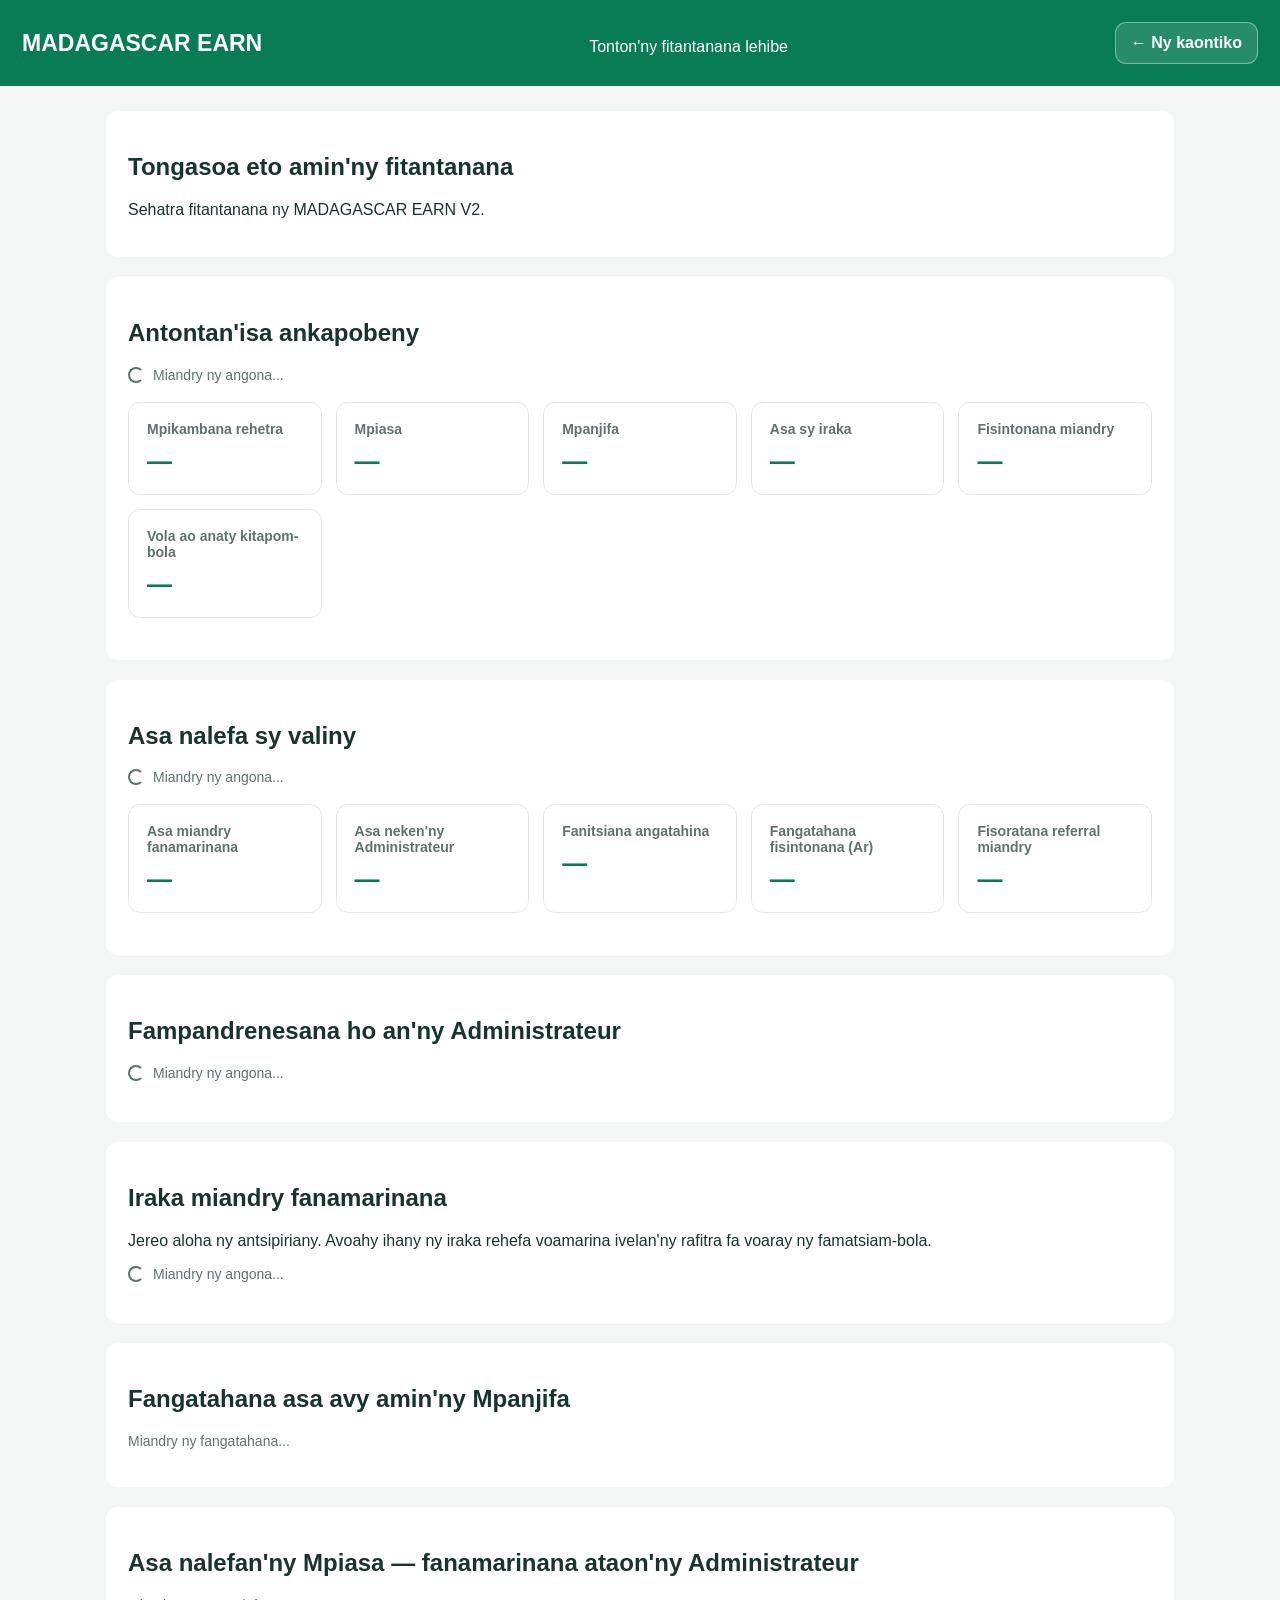
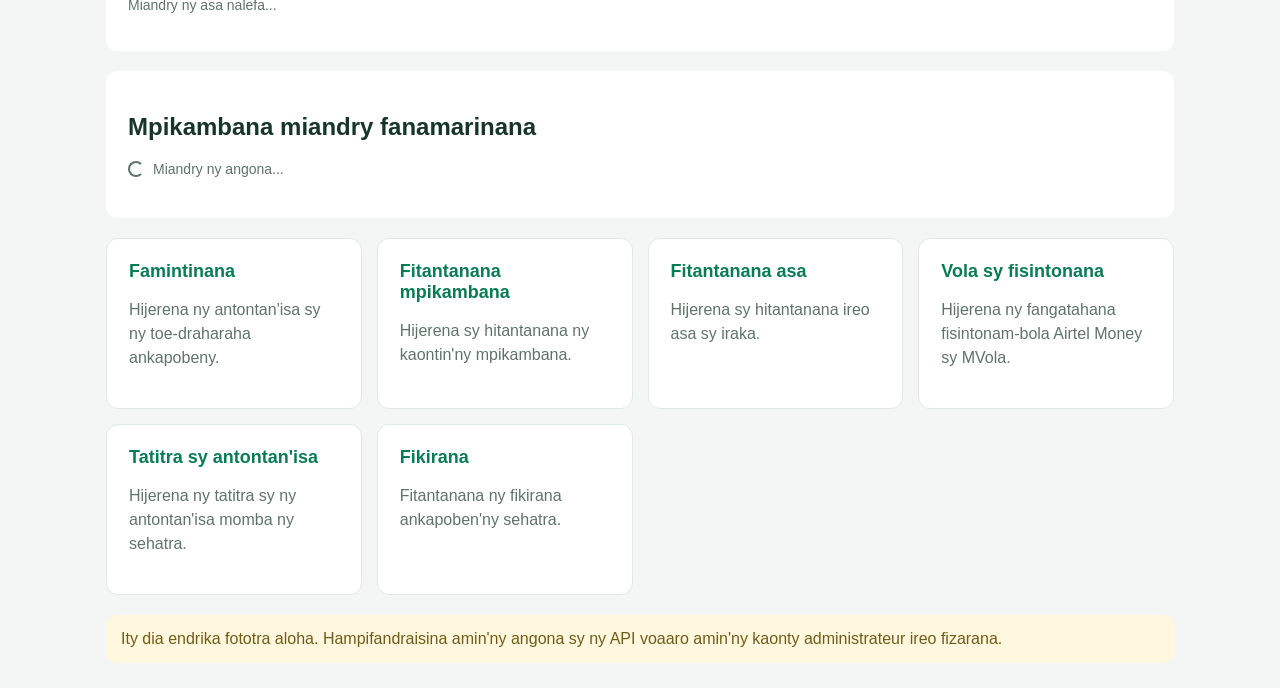
<file: admin.html>
<!DOCTYPE html>
<html lang="mg">
<head>
  <meta charset="UTF-8">
  <meta name="viewport" content="width=device-width, initial-scale=1">
  <meta name="theme-color" content="#087c54">
  <title>Fitantanana - MADAGASCAR EARN</title>
  <style>
    * {
      box-sizing: border-box;
    }

    body {
      margin: 0;
      font-family: Arial, sans-serif;
      background: #f3f6f4;
      color: #18352b;
    }

    header {
      display:flex;align-items:center;justify-content:space-between;gap:14px;flex-wrap:wrap;
      background: #087c54;
      color: white;
      padding: 22px;
    }

    header h1 {
      margin: 0;
      font-size: 23px;
    }

    header p {
      margin: 7px 0 0;
    }

    main {
      max-width: 1100px;
      margin: 25px auto;
      padding: 0 16px;
    }

    .welcome {
      background: white;
      padding: 22px;
      border-radius: 12px;
      margin-bottom: 20px;
    }

    .menu {
      display: grid;
      grid-template-columns: repeat(auto-fit, minmax(220px, 1fr));
      gap: 15px;
    }

    .item {
      background: white;
      padding: 22px;
      border-radius: 12px;
      border: 1px solid #e0e9e4;
    }

    .item h2 {
      margin-top: 0;
      color: #087c54;
      font-size: 18px;
    }

    .item p {
      color: #60736a;
      line-height: 1.5;
    }

    .notice {
      margin-top: 20px;
      padding: 15px;
      background: #fff8df;
      border-radius: 10px;
      color: #725b16;
    }.statistics {
  display: grid;
  grid-template-columns: repeat(auto-fit, minmax(180px, 1fr));
  gap: 14px;
  margin-bottom: 20px;
}

.stat-card {
  background: white;
  padding: 18px;
  border-radius: 12px;
  border: 1px solid #e0e9e4;
}

.stat-card h3 {
  margin: 0 0 10px;
  color: #60736a;
  font-size: 14px;
}

.stat-card strong {
  font-size: 25px;
  color: #087c54;
}

.stat-status {
  margin-bottom: 16px;
  color: #60736a;
  font-size: 14px;
}

    .me-spinner{display:inline-block;width:16px;height:16px;flex:0 0 16px;border:2px solid currentColor;border-right-color:transparent;border-radius:50%;animation:me-spin .75s linear infinite;vertical-align:middle}
    .me-loading{display:inline-flex;align-items:center;gap:9px}
    @keyframes me-spin{to{transform:rotate(360deg)}}
    @media(prefers-reduced-motion:reduce){.me-spinner{animation-duration:1.8s}}
    .back{display:inline-flex;align-items:center;justify-content:center;min-height:42px;padding:10px 15px;border:1px solid #ffffff65;border-radius:11px;background:#ffffff20;color:#fff;text-decoration:none;font-weight:700;transition:background .2s,transform .2s}.back:hover{background:#ffffff30;transform:translateY(-1px)}
    @media(max-width:560px){header{padding:18px 16px}header h1{font-size:20px}}
  </style>
<link rel="stylesheet" href="/assets/android-compact.css">

</head>
<body>
  <header>
    <h1>MADAGASCAR EARN</h1>
    <div><p>Tonton'ny fitantanana lehibe</p></div>
    <a class="back" href="/dashboard.html">← Ny kaontiko</a>
  </header>

  <main>
    <section class="welcome">
      <h2>Tongasoa eto amin'ny fitantanana</h2>
      <p>Sehatra fitantanana ny MADAGASCAR EARN V2.</p>
    </section>
<section class="welcome">
  <h2>Antontan'isa ankapobeny</h2>
  <p id="statsStatus" class="stat-status">
    <span class="me-loading"><span class="me-spinner" aria-hidden="true"></span>Miandry ny angona...</span>
  </p>

  <div class="statistics">
    <article class="stat-card">
      <h3>Mpikambana rehetra</h3>
      <strong id="totalUsers">—</strong>
    </article>

    <article class="stat-card">
      <h3>Mpiasa</h3>
      <strong id="totalWorkers">—</strong>
    </article>

    <article class="stat-card">
      <h3>Mpanjifa</h3>
      <strong id="totalClients">—</strong>
    </article>

    <article class="stat-card">
      <h3>Asa sy iraka</h3>
      <strong id="totalMissions">—</strong>
    </article>

    <article class="stat-card">
      <h3>Fisintonana miandry</h3>
      <strong id="pendingWithdrawals">—</strong>
    </article>

    <article class="stat-card">
      <h3>Vola ao anaty kitapom-bola</h3>
      <strong id="totalBalance">—</strong>
    </article>
  </div>
</section>
    <section class="welcome">
      <h2>Asa nalefa sy valiny</h2>
      <p id="submissionStatus" class="stat-status"><span class="me-loading"><span class="me-spinner" aria-hidden="true"></span>Miandry ny angona...</span></p>
      <div class="statistics">
        <article class="stat-card"><h3>Asa miandry fanamarinana</h3><strong id="submittedCount">—</strong></article>
        <article class="stat-card"><h3>Asa neken'ny Administrateur</h3><strong id="approvedCount">—</strong></article>
        <article class="stat-card"><h3>Fanitsiana angatahina</h3><strong id="revisionCount">—</strong></article>
        <article class="stat-card"><h3>Fangatahana fisintonana (Ar)</h3><strong id="pendingWithdrawalAmount">—</strong></article>
        <article class="stat-card"><h3>Fisoratana referral miandry</h3><strong id="pendingReferralCount">—</strong></article>
      </div>
    </section>
    <section class="welcome">
      <h2>Fampandrenesana ho an'ny Administrateur</h2>
      <p id="adminNotificationStatus" class="stat-status"><span class="me-loading"><span class="me-spinner" aria-hidden="true"></span>Miandry ny angona...</span></p>
      <ul id="adminNotificationList" style="padding-left:22px;line-height:1.6"></ul>
    </section>
    <section class="welcome">
      <h2>Iraka miandry fanamarinana</h2>
      <p>Jereo aloha ny antsipiriany. Avoahy ihany ny iraka rehefa voamarina ivelan'ny rafitra fa voaray ny famatsiam-bola.</p>
      <p id="pendingMissionStatus" class="stat-status"><span class="me-loading"><span class="me-spinner" aria-hidden="true"></span>Miandry ny angona...</span></p>
      <div id="pendingMissionList" class="menu"></div>
    </section>

    <section class="welcome">
      <h2>Fangatahana asa avy amin'ny Mpanjifa</h2>
      <p id="jobRequestStatus" class="stat-status">Miandry ny fangatahana...</p>
      <div id="jobRequestList" class="menu"></div>
    </section>
    <section class="welcome">
      <h2>Asa nalefan'ny Mpiasa — fanamarinana ataon'ny Administrateur</h2>
      <p id="adminSubmissionsStatus" class="stat-status">Miandry ny asa nalefa...</p>
      <div id="adminSubmissionsList" class="menu"></div>
    </section>
    <section class="welcome">
      <h2>Mpikambana miandry fanamarinana</h2>
      <p id="pendingMembersStatus" class="stat-status"><span class="me-loading"><span class="me-spinner" aria-hidden="true"></span>Miandry ny angona...</span></p>
      <div id="pendingMembersList" class="menu"></div>
    </section>
    <section class="menu">
      <article class="item">
        <h2>Famintinana</h2>
        <p>Hijerena ny antontan'isa sy ny toe-draharaha ankapobeny.</p>
      </article>

      <article class="item">
        <h2>Fitantanana mpikambana</h2>
        <p>Hijerena sy hitantanana ny kaontin'ny mpikambana.</p>
      </article>

      <article class="item">
        <h2>Fitantanana asa</h2>
        <p>Hijerena sy hitantanana ireo asa sy iraka.</p>
      </article>

      <article class="item">
        <h2>Vola sy fisintonana</h2>
        <p>Hijerena ny fangatahana fisintonam-bola Airtel Money sy MVola.</p>
      </article>

      <article class="item">
        <h2>Tatitra sy antontan'isa</h2>
        <p>Hijerena ny tatitra sy ny antontan'isa momba ny sehatra.</p>
      </article>

      <article class="item">
        <h2>Fikirana</h2>
        <p>Fitantanana ny fikirana ankapoben'ny sehatra.</p>
      </article>
    </section>

    <div class="notice">
      Ity dia endrika fototra aloha. Hampifandraisina amin'ny angona sy ny API voaaro amin'ny kaonty administrateur ireo fizarana.
    </div>
  </main>
<script>
async function loadStatistics() {
  const status = document.getElementById("statsStatus");

  try {
    const response = await fetch("/api/admin/stats", {
      method: "GET",
      credentials: "same-origin",
      cache: "no-store"
    });

    const result = await response.json();

    if (!response.ok || !result.success) {
      if (response.status === 401 || response.status === 403) {
        status.textContent =
          "Tsy nahazo alalana hijery ireo antontan'isa.";
      } else {
        status.textContent =
          "Nisy olana tamin'ny fakana ny angona.";
      }
      return;
    }

    const stats = result.statistics;

    const number = value =>
      Number(value || 0).toLocaleString("fr-FR");

    document.getElementById("totalUsers").textContent =
      number(stats.users.total);

    document.getElementById("totalWorkers").textContent =
      number(stats.users.workers);

    document.getElementById("totalClients").textContent =
      number(stats.users.clients);

    document.getElementById("totalMissions").textContent =
      number(stats.missions.total);

    document.getElementById("pendingWithdrawals").textContent =
      number(stats.withdrawals.pending);

    document.getElementById("totalBalance").textContent =
      number(stats.wallets.total_balance) + " Ar";

    document.getElementById("submittedCount").textContent = number(stats.submissions.submitted);
    document.getElementById("approvedCount").textContent = number(stats.submissions.approved);
    document.getElementById("revisionCount").textContent = number(stats.submissions.revision);
    document.getElementById("pendingWithdrawalAmount").textContent = number(stats.withdrawals.pending_amount);
    document.getElementById("pendingReferralCount").textContent = number(stats.referrals.pending);

    status.textContent =
      "Tafiditra soa aman-tsara ny antontan'isa.";

  } catch (error) {
    status.textContent =
      "Tsy afaka mifandray amin'ny mpizara.";
  }
}

loadStatistics();

async function loadAdminNotifications(){
  const status = document.getElementById("adminNotificationStatus");
  const list = document.getElementById("adminNotificationList");
  try {
    const response = await fetch("/api/notifications", {credentials:"same-origin",cache:"no-store"});
    const result = await response.json();
    if (!response.ok || !result.success) throw new Error(result.message || "Tsy afaka naka fampandrenesana.");
    const items = result.notifications || [];
    status.textContent = items.length ? items.length + " fampandrenesana farany" : "Tsy mbola misy fampandrenesana.";
    list.replaceChildren();
    for (const item of items) {
      const li = document.createElement("li");
      const strong = document.createElement("strong");
      strong.textContent = (Number(item.is_read) === 1 ? "" : "● ") + (item.title || "Fampandrenesana");
      const message = document.createElement("div");
      message.textContent = item.message || "";
      const date = document.createElement("small");
      date.textContent = item.created_at ? new Date(item.created_at).toLocaleString("fr-FR") : "";
      li.append(strong, message, date);
      li.style.marginBottom = "12px";
      list.append(li);
    }
  } catch (error) {
    status.textContent = error.message || "Tsy afaka naka fampandrenesana.";
  }
}
loadAdminNotifications();

async function loadPendingMissions() {
  const status = document.getElementById("pendingMissionStatus");
  const list = document.getElementById("pendingMissionList");
  try {
    const response = await fetch("/api/admin/missions", { credentials:"same-origin", cache:"no-store" });
    const result = await response.json();
    if (!response.ok || !result.success) {
      status.textContent = response.status === 401 || response.status === 403
        ? "Tsy nahazo alalana hijery ireo iraka. Kaonty Administrateur ihany."
        : (result.message || "Tsy afaka naka ireo iraka.");
      return;
    }
    status.textContent = result.missions.length + " iraka miandry.";
    list.innerHTML = result.missions.length ? result.missions.map(m => `
      <article class="item">
        <h2>${escapeText(m.title)}</h2>
        <p>${escapeText(m.description)}</p>
        <p><strong>Mpanjifa:</strong> ${escapeText(m.client_name)}<br>
        <strong>Tetibola:</strong> ${Number(m.budget_ariary).toLocaleString("fr-FR")} Ar<br>
        <strong>Mpiasa:</strong> ${Number(m.workers_needed)}</p>
        <label for="mission-note-${Number(m.id)}">Fanamarihana / porofo fanamarinana</label>
        <input id="mission-note-${Number(m.id)}" maxlength="1000" placeholder="Lazao izay fanamarinana natao">
        <button type="button" onclick="reviewMission(${Number(m.id)}, 'publish', this)">Havoaka</button>
        <button type="button" style="background:#a63a35" onclick="reviewMission(${Number(m.id)}, 'reject', this)">Lavina</button>
      </article>`).join("") : "<p>Tsy misy iraka miandry fanamarinana.</p>";
  } catch (error) {
    status.textContent = "Tsy afaka mifandray amin'ny mpizara.";
  }
}
function escapeText(value) {
  return String(value ?? "").replace(/[&<>"']/g, ch => ({
    "&":"&amp;", "<":"&lt;", ">":"&gt;", '"':"&quot;", "'":"&#39;"
  }[ch]));
}
async function reviewMission(id, action, button) {
  const note = document.getElementById("mission-note-" + id)?.value.trim() || "";
  if (action === "publish" && note.length < 8) {
    alert("Ampidiro fanamarihana mazava momba ny fanamarinana ny famatsiam-bola.");
    return;
  }
  const promptText = action === "publish"
    ? "Manamafy ve ianao fa voaray sy voamarina ny famatsiam-bola, ka azo avoaka ity iraka ity?"
    : "Azonao antoka ve fa handà ity iraka ity?";
  if (!confirm(promptText)) return;
  const originalText = button ? button.textContent : "";
  if (button) { button.disabled = true; button.classList.add("is-loading"); button.textContent = "Miandry..."; }
  try {
    const response = await fetch("/api/admin/missions", {
      method:"POST", credentials:"same-origin", cache:"no-store",
      headers:{"Content-Type":"application/json"},
      body:JSON.stringify({mission_id:id, action, funding_confirmed:action==="publish", note})
    });
    const result = await response.json();
    alert(result.message || "Vita.");
    if (response.ok && result.success) loadPendingMissions();
  } catch (error) {
    alert("Tsy afaka mifandray amin'ny mpizara.");
  } finally {
    if (button) { button.disabled = false; button.classList.remove("is-loading"); button.textContent = originalText; }
  }
}
loadPendingMissions();


async function loadPendingMembers() {
  const status = document.getElementById("pendingMembersStatus");
  const list = document.getElementById("pendingMembersList");
  try {
    const response = await fetch("/api/admin/members", {
      method: "GET",
      credentials: "same-origin",
      cache: "no-store"
    });
    const result = await response.json();
    if (!response.ok || !result.success) {
      status.textContent = response.status === 401 || response.status === 403
        ? "Tsy nahazo alalana hijery ireo mpikambana."
        : (result.message || "Tsy afaka naka ny lisitry ny mpikambana.");
      return;
    }

    const members = result.members || [];
    status.textContent = members.length
      ? members.length + " kaonty miandry fanamarinana."
      : "Tsy misy kaonty miandry fanamarinana.";
    list.replaceChildren();

    for (const member of members) {
      const card = document.createElement("article");
      card.className = "item";

      const heading = document.createElement("h2");
      heading.textContent = member.full_name || "Mpikambana";
      const role = document.createElement("p");
      role.textContent = member.role === "worker" ? "Karazana kaonty: Mpiasa" : "Karazana kaonty: Mpanjifa";
      const email = document.createElement("p");
      email.textContent = "Email: " + (member.email || "Tsy misy");
      const phone = document.createElement("p");
      phone.textContent = "Finday: " + (member.phone || "Tsy misy");
      const state = document.createElement("p");
      state.textContent = member.security_status === "review"
        ? "Fiarovana: Mila fanadihadiana ataon'ny Administrateur"
        : member.security_status === "rejected"
          ? "Fiarovana: Nolavina"
          : "Fiarovana: Tsy nahitana famantarana mampiahiahy";

      const accountState = document.createElement("p");
      accountState.textContent = "Satan'ny kaonty: " + (member.status === "pending" ? "Miandry" : member.status);

      card.append(heading, role, email, phone, state, accountState);
      list.append(card);
    }
  } catch (error) {
    status.textContent = "Tsy afaka mifandray amin'ny mpizara.";
  }
}

loadPendingMembers();


async function loadAdminSubmissions(){
 const status=document.getElementById("adminSubmissionsStatus"),list=document.getElementById("adminSubmissionsList");
 try{
  const response=await fetch("/api/admin/submissions",{credentials:"same-origin",cache:"no-store"});
  const result=await response.json();if(!response.ok||!result.success)throw new Error(result.message||"Tsy afaka naka ny asa nalefa.");
  const items=result.submissions||[];status.textContent=items.length?items.length+" asa mila jerena na misy fanitsiana.":"Tsy misy asa miandry fanamarinana.";
  const safe=v=>String(v??"").replace(/[&<>"']/g,ch=>({"&":"&amp;","<":"&lt;",">":"&gt;",'"':"&quot;","'":"&#39;"}[ch]));
  list.innerHTML=items.map(s=>'<article class="item"><h2>'+safe(s.mission_title)+'</h2><p><strong>Mpiasa:</strong> '+safe(s.worker_name)+'</p><p>'+safe(s.details||"")+'</p>'+
   (s.proof_url?'<p><a href="'+safe(s.proof_url)+'" target="_blank" rel="noopener noreferrer">Hijery porofo</a></p>':"")+
   '<label for="submission-note-'+Number(s.id)+'">Antony / fanamarihana (takiana raha misy fanitsiana na fandavana)</label><textarea id="submission-note-'+Number(s.id)+'" rows="2"></textarea>'+
   '<button type="button" onclick="reviewAdminSubmission('+Number(s.id)+',&quot;approved&quot;,this)">Ekena</button>'+
   '<button type="button" onclick="reviewAdminSubmission('+Number(s.id)+',&quot;revision&quot;,this)">Angataho fanitsiana</button>'+
   '<button type="button" style="background:#a63a35" onclick="reviewAdminSubmission('+Number(s.id)+',&quot;rejected&quot;,this)">Lavina</button></article>').join("");
 }catch(error){status.textContent=error.message;}
}
async function reviewAdminSubmission(id,decision,button){
 const note=document.getElementById("submission-note-"+id).value.trim();
 if((decision==="revision"||decision==="rejected")&&note.length<5){alert("Lazao mazava ny antony na ny fanitsiana ilaina.");return;}
 if(!confirm("Hanamarina ity asa ity ve ianao?"))return;
 const old=button.textContent;button.disabled=true;button.textContent="Miandry...";
 try{
  const response=await fetch("/api/admin/submissions",{method:"POST",credentials:"same-origin",cache:"no-store",headers:{"Content-Type":"application/json"},body:JSON.stringify({submission_id:id,decision,note})});
  const result=await response.json();if(!response.ok||!result.success)throw new Error(result.message||"Tsy tontosa.");
  document.getElementById("adminSubmissionsStatus").textContent=result.message;await loadAdminSubmissions();
 }catch(error){document.getElementById("adminSubmissionsStatus").textContent=error.message;}
 finally{button.disabled=false;button.textContent=old;}
}
loadAdminSubmissions();



async function loadJobRequests(){
 const status=document.getElementById("jobRequestStatus"),list=document.getElementById("jobRequestList");
 try{
  const response=await fetch("/api/admin/requests",{credentials:"same-origin",cache:"no-store"});
  const result=await response.json();
  if(!response.ok||!result.success)throw new Error(result.message||"Tsy afaka naka fangatahana.");
  const requests=result.requests||[];
  status.textContent=requests.length?requests.length+" fangatahana hita.":"Tsy mbola misy fangatahana.";
  list.innerHTML=requests.length?requests.map(r=>{
   const safe=v=>String(v??"").replace(/[&<>"']/g,ch=>({"&":"&amp;","<":"&lt;",">":"&gt;",'"':"&quot;","'":"&#39;"}[ch]));
   const budget=r.proposed_budget_ariary?Number(r.proposed_budget_ariary).toLocaleString("fr-FR")+" Ar":"Tsy voafaritra";
   return '<article class="item"><h2>'+safe(r.title)+'</h2>'+
    '<p><strong>Mpanjifa:</strong> '+safe(r.client_name)+' · '+safe(r.client_email||r.client_phone||"")+'</p>'+
    '<p><strong>Antsipiriany:</strong> '+safe(r.description)+'</p>'+
    '<p><strong>Sokajy:</strong> '+safe(r.category||"Tsy voafaritra")+' · <strong>Tetibola:</strong> '+budget+'</p>'+
    '<p><strong>Daty irina:</strong> '+safe(r.deadline_date||"Tsy voafaritra")+'</p>'+
    '<label for="request-status-'+Number(r.id)+'">Sata</label><select id="request-status-'+Number(r.id)+'">'+
    ['received','in_discussion','proposal_sent','accepted','declined'].map(v=>'<option value="'+v+'" '+(r.status===v?'selected':'')+'>'+({received:"Voaray",in_discussion:"Eo am-piresahana",proposal_sent:"Nalefa ny tolotra",accepted:"Nekena",declined:"Tsy nekena"}[v])+'</option>').join("")+
    '</select><label for="request-budget-'+Number(r.id)+'">Tetibola nifanarahana (Ar)</label><input id="request-budget-'+Number(r.id)+'" type="number" min="1000" value="'+(r.agreed_budget_ariary||"")+'" placeholder="Ohatra: 50000">'+
    '<label for="request-note-'+Number(r.id)+'">Fanamarihana / tolotra ho an'ny Mpanjifa</label><textarea id="request-note-'+Number(r.id)+'" rows="3" maxlength="3000">'+safe(r.admin_note||"")+'</textarea>'+
    '<button type="button" onclick="saveJobRequest('+Number(r.id)+',this)">Tehirizo ny fanovana</button></article>';
  }).join(""):"<p>Tsy mbola misy fangatahana asa.</p>";
 }catch(error){status.textContent=error.message;}
}
async function saveJobRequest(id,button){
 const status=document.getElementById("jobRequestStatus"),old=button.textContent;
 button.disabled=true;button.textContent="Tehirizina...";
 try{
  const response=await fetch("/api/admin/requests",{method:"POST",credentials:"same-origin",cache:"no-store",headers:{"Content-Type":"application/json"},body:JSON.stringify({
   request_id:id,status:document.getElementById("request-status-"+id).value,
   agreed_budget_ariary:document.getElementById("request-budget-"+id).value?Number(document.getElementById("request-budget-"+id).value):null,
   admin_note:document.getElementById("request-note-"+id).value
  })});
  const result=await response.json();if(!response.ok||!result.success)throw new Error(result.message||"Tsy voatahiry.");
  status.textContent=result.message;await loadJobRequests();
 }catch(error){status.textContent=error.message;}
 finally{button.disabled=false;button.textContent=old;}
}
loadJobRequests();


</script></body>
</html>
</file>
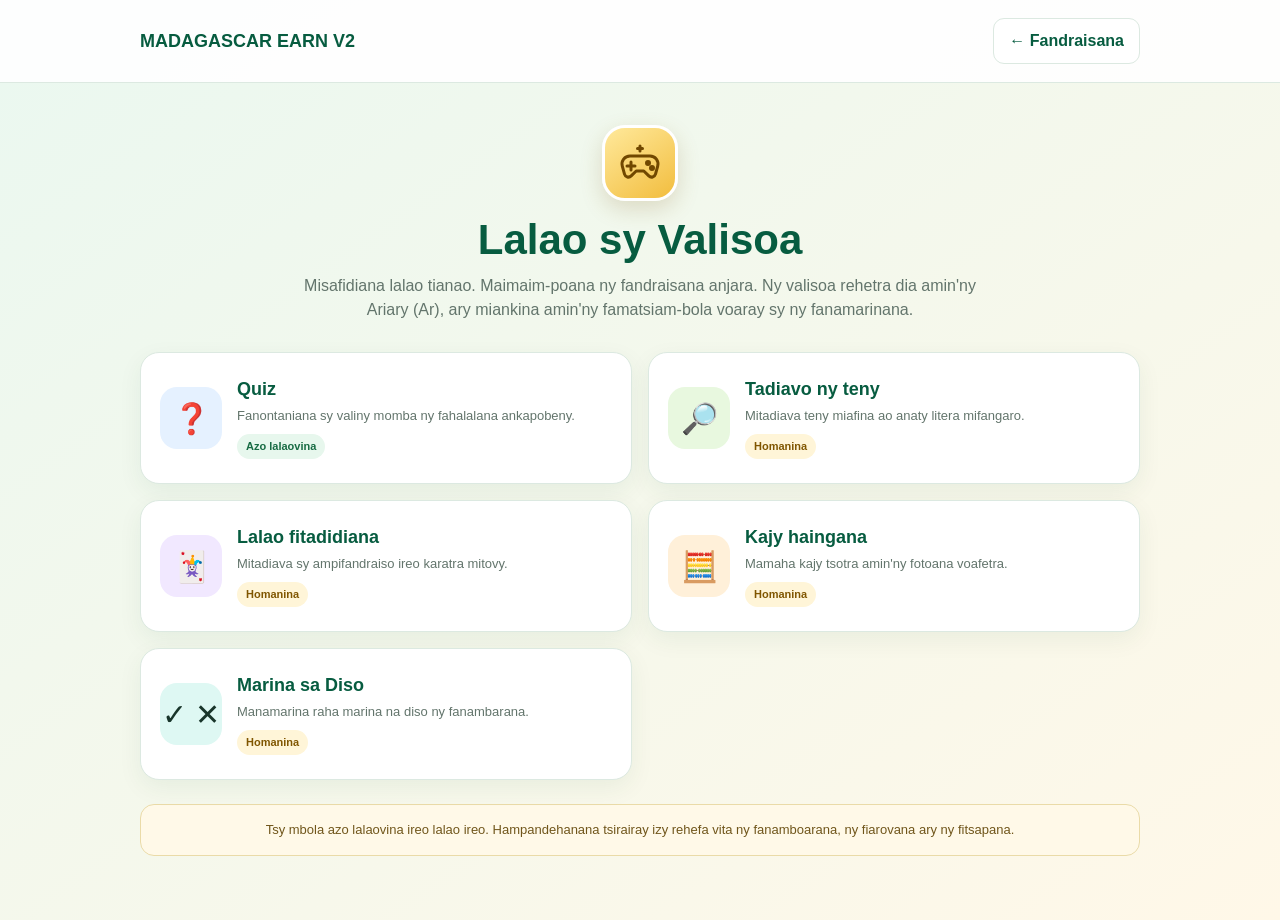
<file: games.html>
<!DOCTYPE html>
<html lang="mg">
<head>
  <meta charset="UTF-8">
  <meta name="viewport" content="width=device-width, initial-scale=1">
  <meta name="theme-color" content="#087c54">
  <meta name="description" content="Lalao sy valisoa MADAGASCAR EARN V2.">
  <title>Lalao sy Valisoa — MADAGASCAR EARN V2</title>
  <style>
    :root{--green:#087c54;--dark:#075c40;--gold:#f2bd3e;--ink:#18352a;--muted:#63756c;--line:#dce9e1}
    *{box-sizing:border-box;margin:0;padding:0}
    body{font-family:Arial,Helvetica,sans-serif;color:var(--ink);background:linear-gradient(145deg,#eaf8f0,#fff8e8);min-height:100vh;line-height:1.5}
    .wrap{width:min(1000px,92%);margin:auto}
    header{padding:18px 0;background:#ffffffeb;border-bottom:1px solid var(--line)}
    .top{display:flex;align-items:center;justify-content:space-between;gap:12px}
    .brand{font-weight:900;color:var(--dark);font-size:18px}
    .back{display:inline-flex;align-items:center;justify-content:center;min-height:42px;padding:10px 15px;border-radius:11px;background:#fff;border:1px solid var(--line);color:var(--dark);font-weight:700;text-decoration:none;transition:background .2s,transform .2s}.back:hover{background:#f2f8f4;transform:translateY(-1px)}
    main{padding:42px 0 64px}
    .intro{text-align:center;max-width:700px;margin:0 auto 30px}
    .mark{width:76px;height:76px;margin:0 auto 15px;display:grid;place-items:center;border-radius:23px;background:linear-gradient(145deg,#ffe99b,#f2bd3e);border:3px solid #fff;box-shadow:0 8px 22px #88631e33;color:#714800}
    .mark svg{width:48px;height:48px}
    h1{font-size:clamp(28px,5vw,42px);color:var(--dark);line-height:1.15}
    .intro p{margin-top:10px;color:var(--muted)}
    .grid{display:grid;grid-template-columns:repeat(2,minmax(0,1fr));gap:16px}
    .game{position:relative;display:flex;align-items:center;gap:15px;min-height:132px;padding:19px;background:#fff;border:1px solid var(--line);border-radius:19px;box-shadow:0 8px 24px #164b3010;overflow:hidden}
    .game-icon{width:62px;height:62px;flex:0 0 62px;display:grid;place-items:center;border-radius:17px;font-size:30px;background:var(--tint)}
    .game h2{font-size:18px;color:var(--dark);line-height:1.25}
    .game p{margin-top:5px;color:var(--muted);font-size:13px}
    .status{display:inline-block;margin-top:9px;padding:4px 9px;border-radius:20px;background:#fff5d8;color:#805600;font-size:11px;font-weight:800}
    .note{margin-top:24px;padding:15px 17px;border:1px solid #eadba8;border-radius:14px;background:#fff9e8;color:#70561b;font-size:13px;text-align:center}
    @media(max-width:620px){main{padding-top:30px}.grid{grid-template-columns:1fr}.game{min-height:116px}.brand{font-size:15px}}
  </style>
<link rel="stylesheet" href="/assets/android-compact.css">

</head>
<body>
  <header><div class="wrap top"><div class="brand">MADAGASCAR EARN V2</div><a class="back" href="/">← Fandraisana</a></div></header>
  <main class="wrap">
    <section class="intro">
      <div class="mark" aria-hidden="true">
        <svg viewBox="0 0 48 48" fill="none" stroke="currentColor" stroke-width="3" stroke-linecap="round" stroke-linejoin="round">
          <path d="M14 17h20a8 8 0 0 1 7.7 10.2l-2.2 8a4 4 0 0 1-6.7 1.7l-5-4.9h-7.6l-5 4.9a4 4 0 0 1-6.7-1.7l-2.2-8A8 8 0 0 1 14 17Z"/>
          <path d="M15 23v8m-4-4h8"/><circle cx="32" cy="24" r="1.5" fill="currentColor"/><circle cx="36" cy="29" r="1.5" fill="currentColor"/>
          <path d="M24 7v5m-2.5-2.5h5"/>
        </svg>
      </div>
      <h1>Lalao sy Valisoa</h1>
      <p>Misafidiana lalao tianao. Maimaim-poana ny fandraisana anjara. Ny valisoa rehetra dia amin'ny Ariary (Ar), ary miankina amin'ny famatsiam-bola voaray sy ny fanamarinana.</p>
    </section>
    <section class="grid" aria-label="Lalao dimy">
      <a class="game" href="/quiz.html" style="--tint:#e5f1ff;text-decoration:none;color:inherit" aria-label="Milalao Quiz"><div class="game-icon">❓</div><div><h2>Quiz</h2><p>Fanontaniana sy valiny momba ny fahalalana ankapobeny.</p><span class="status" style="background:#e7f7ed;color:#176b43">Azo lalaovina</span></div></a>
      <article class="game" style="--tint:#e8f8df"><div class="game-icon">🔎</div><div><h2>Tadiavo ny teny</h2><p>Mitadiava teny miafina ao anaty litera mifangaro.</p><span class="status">Homanina</span></div></article>
      <article class="game" style="--tint:#f1e8ff"><div class="game-icon">🃏</div><div><h2>Lalao fitadidiana</h2><p>Mitadiava sy ampifandraiso ireo karatra mitovy.</p><span class="status">Homanina</span></div></article>
      <article class="game" style="--tint:#fff0d9"><div class="game-icon">🧮</div><div><h2>Kajy haingana</h2><p>Mamaha kajy tsotra amin'ny fotoana voafetra.</p><span class="status">Homanina</span></div></article>
      <article class="game" style="--tint:#def8f3"><div class="game-icon">✓ ✕</div><div><h2>Marina sa Diso</h2><p>Manamarina raha marina na diso ny fanambarana.</p><span class="status">Homanina</span></div></article>
    </section>
    <p class="note">Tsy mbola azo lalaovina ireo lalao ireo. Hampandehanana tsirairay izy rehefa vita ny fanamboarana, ny fiarovana ary ny fitsapana.</p>
  </main>
</body>
</html>
</file>
<file: assets/android-compact.css>
/* MADAGASCAR EARN V2 — fenitra iraisana ho an'ny Android */
@media (max-width: 720px) {
  html { -webkit-text-size-adjust: 100%; }
  body { line-height: 1.5; }
  header { gap: 10px; }
  main { max-width: 100%; }
  h1 { line-height: 1.2; }
  h2 { line-height: 1.3; }
  button, .btn, a.button, input[type="submit"] {
    min-height: 38px;
    padding: 9px 12px;
    border-radius: 10px;
    font-size: 13px;
  }
  input, select, textarea {
    min-height: 40px;
    max-width: 100%;
    font-size: 14px;
  }
  textarea { min-height: 88px; }
  img, video, svg { max-width: 100%; }
  .card, .panel, .item, .welcome, .auth-box {
    border-radius: 14px;
  }
  .grid, .menu, .feature-grid { gap: 11px; }
  p, li { overflow-wrap: anywhere; }
}
@media (max-width: 560px) {
  header { padding-top: 12px; padding-bottom: 12px; }
  main { padding-top: 14px; padding-bottom: 28px; }
  h1 { font-size: clamp(20px, 6vw, 27px); }
  h2 { font-size: clamp(16px, 4.8vw, 20px); }
  .wrap { width: calc(100% - 24px); }
  .panel, .card, .item, .welcome { padding: 13px; }
  .grid, .menu, .feature-grid { grid-template-columns: minmax(0, 1fr); gap: 10px; }
  button, .btn, a.button, input[type="submit"] { min-height: 36px; padding: 8px 10px; font-size: 12px; }
  label { font-size: 12px; }
  input, select, textarea { padding: 9px 10px; font-size: 13px; }
}
@media (max-width: 380px) {
  header { padding-left: 10px; padding-right: 10px; }
  main { padding-left: 10px; padding-right: 10px; }
  .panel, .card, .item, .welcome { padding: 11px; }
  .brand { font-size: 14px; }
}

/* Fanitsiana fanampiny: endrika Android mirindra sy tsy mibahana toerana */
@media (max-width: 720px) {
  body { font-size: 14px; line-height: 1.42; }
  h1 { font-size: clamp(19px, 5.2vw, 24px); line-height: 1.2; }
  h2 { font-size: clamp(15px, 4.2vw, 18px); line-height: 1.25; }
  h3 { font-size: 14px; line-height: 1.3; }
  p, li { font-size: 12px; line-height: 1.45; }
  main { padding-top: 12px; }
  section { scroll-margin-top: 12px; }
  .card, .panel, .item, .welcome, .auth-box {
    padding: 11px;
    margin-bottom: 10px;
    border-radius: 12px;
  }
  .card h2, .panel h2, .item h2 { margin-bottom: 5px; }
  .card p, .panel p, .item p { margin-top: 4px; }
  .grid, .menu, .feature-grid { gap: 8px; }
  button, .btn, a.button, input[type="submit"] {
    min-height: 34px;
    padding: 7px 9px;
    font-size: 12px;
    line-height: 1.25;
  }
}
@media (max-width: 560px) {
  body { font-size: 13px; }
  h1 { font-size: 19px; }
  h2 { font-size: 15px; }
  h3 { font-size: 13px; }
  p, li { font-size: 11.5px; line-height: 1.4; }
  main { padding-top: 10px; padding-bottom: 20px; }
  .card, .panel, .item, .welcome, .auth-box {
    padding: 10px;
    margin-bottom: 9px;
  }
  .grid, .menu, .feature-grid { gap: 7px; }
  label { font-size: 11px; margin-bottom: 4px; }
  input, select, textarea { min-height: 36px; padding: 7px 9px; font-size: 13px; }
  textarea { min-height: 72px; }
  button, .btn, a.button, input[type="submit"] {
    min-height: 32px;
    padding: 6px 8px;
    font-size: 11px;
  }
}
@media (max-width: 380px) {
  .card, .panel, .item, .welcome, .auth-box { padding: 9px; }
  h1 { font-size: 18px; }
  h2 { font-size: 14px; }
  p, li { font-size: 11px; }
}
</file>
